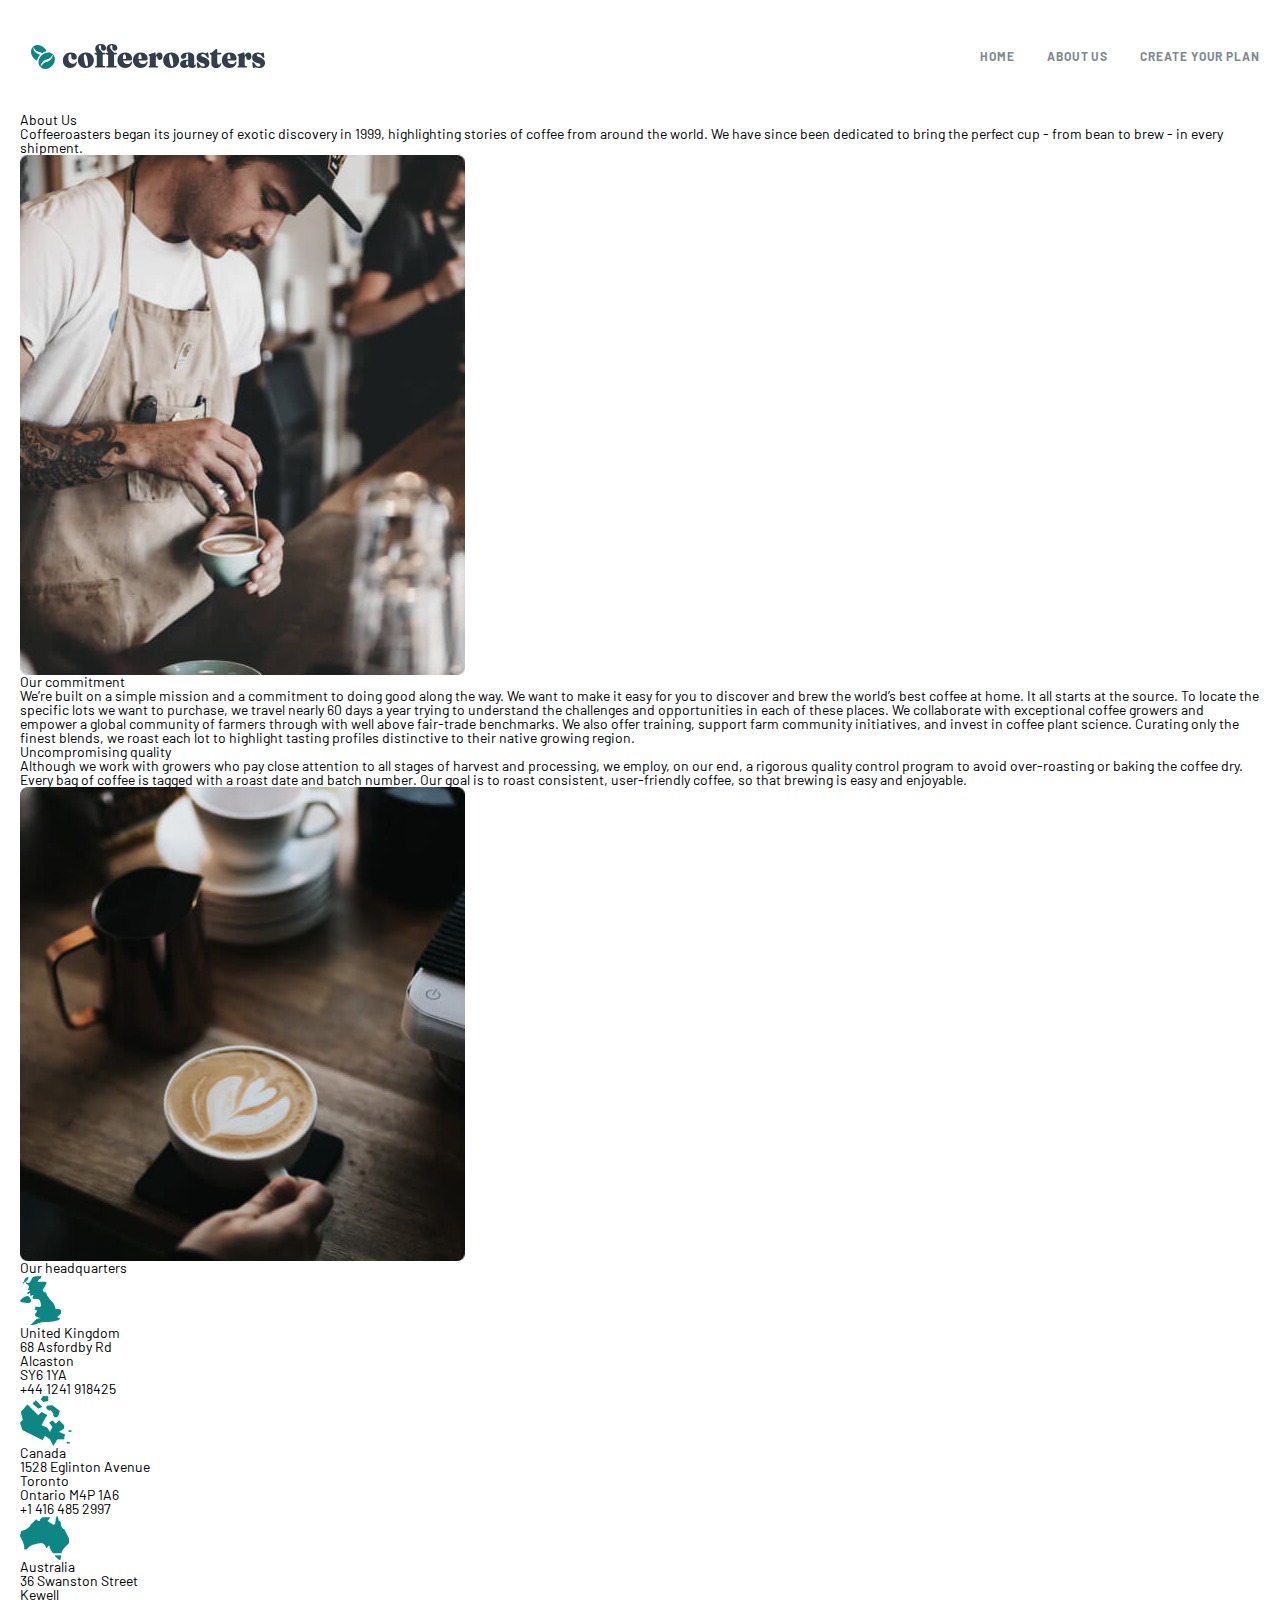
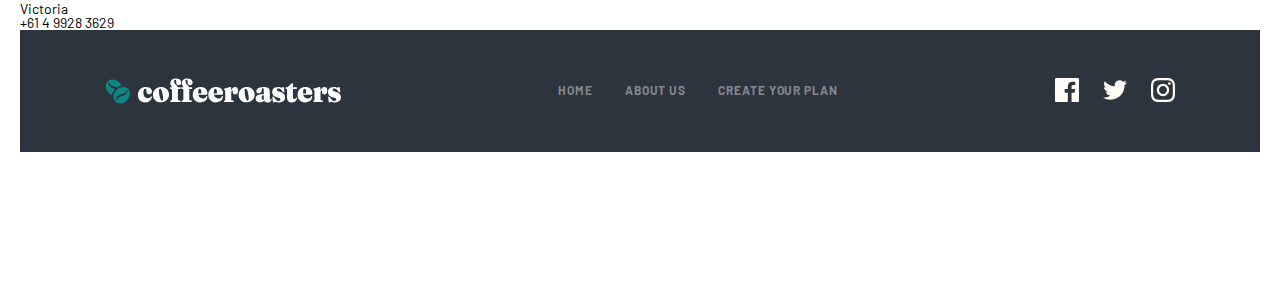
<file: about.html>
<!DOCTYPE html>
<html lang="en">
<head>
   <meta charset="UTF-8">
   <meta http-equiv="X-UA-Compatible" content="IE=edge">
   <meta name="viewport" content="width=device-width, initial-scale=1.0">
   <link rel="preconnect" href="https://fonts.googleapis.com">
   <link rel="preconnect" href="https://fonts.gstatic.com" crossorigin>
   <link
      href="https://fonts.googleapis.com/css2?family=Barlow:wght@400;700&family=Fraunces:opsz,wght@9..144,900&display=swap"
      rel="stylesheet">
   <link rel="stylesheet" href="css/about.css">
   <title>coffee roasters</title>
</head>
<body>
   <div class="wrapper">
      <!-- header start -->
      <header class="header">
         <div class="container">
            <nav class="header__nav">
               <div class="header__logo"><a href="index.html"><img src="./icons/logo.svg" alt="logo"></a></div>
               <button href="#" class="header__menu-icon"><span></span></button>
               <div class="header__menu">
                  <div class="header__item"><a href="index.html" class="header__link">HOME</a></div>
                  <div class="header__item"><a href="about.html" class="header__link">ABOUT US</a></div>
                  <div class="header__item"><a href="create.html" class="header__link">Create your plan</a></div>
               </div>
            </nav>
         </div>
      </header>
      <!-- header end -->
      <!-- hero -->
      <section class="hero">
         <div class="container">
            <div class="hero__wrapper">
               <h2 class="hero__title">About Us</h2>
               <p class="hero__descr">
                  Coffeeroasters began its journey of exotic discovery in 1999, highlighting stories of coffee from
                  around the world. We have since been dedicated to bring the perfect cup - from bean to brew - in every
                  shipment.
               </p>
            </div>
         </div>
      </section>
      <!-- hero -->
      <!-- our -->
      <section class="our">
         <div class="container">
            <div class="our__wrapper">
               <div class="our__img"><img srcset="img/about-img/our@2x.jpg 2x , img/about-img/our.jpg 1x "
                     alt="boy and coffee"></div>
               <div class="our__body">
                  <h2 class="our__title">Our commitment</h2>
                  <p class="our__descr">
                     We’re built on a simple mission and a commitment to doing good along the way. We want to make it
                     easy for you to discover and brew the world’s best coffee at home. It all starts at the source. To
                     locate the specific lots we want to purchase, we travel nearly 60 days a year trying to understand
                     the challenges and opportunities in each of these places. We collaborate with exceptional coffee
                     growers and empower a global community of farmers through with well above fair-trade benchmarks. We
                     also offer training, support farm community initiatives, and invest in coffee plant science.
                     Curating only the finest blends, we roast each lot to highlight tasting profiles distinctive to
                     their native growing region.</p>
               </div>
            </div>
         </div>
      </section>
      <!-- our -->
      <!-- quality -->
      <section class="quality">
         <div class="container">
            <div class="quality__wrapper">
               <div class="quality__body">
                  <h2 class="quality__title">Uncompromising quality</h2>
                  <p class="quality__descr">Although we work with growers who pay close attention to all stages of
                     harvest and processing, we employ, on our end, a rigorous quality control program to avoid
                     over-roasting or baking the coffee dry. Every bag of coffee is tagged with a roast date and batch
                     number. Our goal is to roast consistent, user-friendly coffee, so that brewing is easy and
                     enjoyable.</p>
               </div>
               <div class="quality__img"><img srcset="img/about-img/coffee@2x.jpg 2x, img/about-img/coffee.jpg 1x"
                     alt="coffee"></div>
            </div>
         </div>
      </section>
      <!-- quality -->
      <!-- states -->
      <section class="states">
         <div class="container">
            <div class="states__wrapper">
               <h3 class="states__title">Our headquarters</h3>
               <div class="states__row">
                  <div class="states__item">
                     <div class="states__icon"><img src="./icons/kingdom.png" alt="state"></div>
                     <h4 class="states__name">United Kingdom</h4>
                     <ul class="states__infos">
                        <li class="states__info">68 Asfordby Rd</li>
                        <li class="states__info">Alcaston</li>
                        <li class="states__info">SY6 1YA</li>
                        <li class="states__info">+44 1241 918425</li>
                     </ul>
                  </div>
                  <div class="states__item">
                     <div class="states__icon"><img src="./icons/canada.png" alt="state"></div>
                     <h4 class="states__name">Canada</h4>
                     <ul class="states__infos">
                        <li class="states__info">1528 Eglinton Avenue</li>
                        <li class="states__info">Toronto</li>
                        <li class="states__info">Ontario M4P 1A6</li>
                        <li class="states__info">+1 416 485 2997</li>
                     </ul>
                  </div>
                  <div class="states__item">
                     <div class="states__icon"><img src="./icons/australia.png" alt="state"></div>
                     <h4 class="states__name">Australia</h4>
                     <ul class="states__infos">
                        <li class="states__info">36 Swanston Street</li>
                        <li class="states__info">Kewell</li>
                        <li class="states__info">Victoria</li>
                        <li class="states__info">+61 4 9928 3629</li>
                     </ul>
                  </div>
               </div>
            </div>
         </div>
      </section>
      <!-- states -->
      <!-- footer -->
      <footer class="footer">
         <div class="container">
            <div class="footer__wrapper">
               <div class="footer__logo">
                  <a href="index.html">
                     <img src="./icons/footer-logo.svg" alt="logo">
                  </a>
               </div>
               <ul class="footer__nav">
                  <li class="footer__item"><a href="index.html" class="footer__link">HOME</a></li>
                  <li class="footer__item"><a href="about.html" class="footer__link">ABOUT US</a></li>
                  <li class="footer__item"><a href="create.html" class="footer__link">Create your plan</a></li>
               </ul>
               <ul class="footer__social">
                  <li class="footer__icon"><a href="#" class="footer__icon-link">
                        <svg class="footer__icon-svg" fill="currentColor" width="24" height="24" viewBox="0 0 24 24"
                           xmlns="http://www.w3.org/2000/svg">
                           <path
                              d="M22.675 0H1.325C0.593 0 0 0.593 0 1.325V22.676C0 23.407 0.593 24 1.325 24H12.82V14.706H9.692V11.084H12.82V8.413C12.82 5.313 14.713 3.625 17.479 3.625C18.804 3.625 19.942 3.724 20.274 3.768V7.008L18.356 7.009C16.852 7.009 16.561 7.724 16.561 8.772V11.085H20.148L19.681 14.707H16.561V24H22.677C23.407 24 24 23.407 24 22.675V1.325C24 0.593 23.407 0 22.675 0Z" />
                        </svg>
                     </a></li>
                  <li class="footer__icon"><a href="#" class="footer__icon-link">
                        <svg class="footer__icon-svg" fill="currentColor" width="24" height="20" viewBox="0 0 24 20"
                           xmlns="http://www.w3.org/2000/svg">
                           <path
                              d="M24 2.55705C23.117 2.94905 22.168 3.21305 21.172 3.33205C22.189 2.72305 22.97 1.75805 23.337 0.608047C22.386 1.17205 21.332 1.58205 20.21 1.80305C19.313 0.846047 18.032 0.248047 16.616 0.248047C13.437 0.248047 11.101 3.21405 11.819 6.29305C7.728 6.08805 4.1 4.12805 1.671 1.14905C0.381 3.36205 1.002 6.25705 3.194 7.72305C2.388 7.69705 1.628 7.47605 0.965 7.10705C0.911 9.38805 2.546 11.522 4.914 11.997C4.221 12.185 3.462 12.229 2.69 12.081C3.316 14.037 5.134 15.46 7.29 15.5C5.22 17.123 2.612 17.848 0 17.54C2.179 18.937 4.768 19.752 7.548 19.752C16.69 19.752 21.855 12.031 21.543 5.10605C22.505 4.41105 23.34 3.54405 24 2.55705Z" />
                        </svg>
                     </a></li>
                  <li class="footer__icon"><a href="#" class="footer__icon-link">
                        <svg class="footer__icon-svg" fill="currentColor" width="24" height="24" viewBox="0 0 24 24"
                           xmlns="http://www.w3.org/2000/svg">
                           <path fill-rule="evenodd" clip-rule="evenodd"
                              d="M12 0C8.741 0 8.333 0.014 7.053 0.072C2.695 0.272 0.273 2.69 0.073 7.052C0.014 8.333 0 8.741 0 12C0 15.259 0.014 15.668 0.072 16.948C0.272 21.306 2.69 23.728 7.052 23.928C8.333 23.986 8.741 24 12 24C15.259 24 15.668 23.986 16.948 23.928C21.302 23.728 23.73 21.31 23.927 16.948C23.986 15.668 24 15.259 24 12C24 8.741 23.986 8.333 23.928 7.053C23.732 2.699 21.311 0.273 16.949 0.073C15.668 0.014 15.259 0 12 0ZM12 2.163C15.204 2.163 15.584 2.175 16.85 2.233C20.102 2.381 21.621 3.924 21.769 7.152C21.827 8.417 21.838 8.797 21.838 12.001C21.838 15.206 21.826 15.585 21.769 16.85C21.62 20.075 20.105 21.621 16.85 21.769C15.584 21.827 15.206 21.839 12 21.839C8.796 21.839 8.416 21.827 7.151 21.769C3.891 21.62 2.38 20.07 2.232 16.849C2.174 15.584 2.162 15.205 2.162 12C2.162 8.796 2.175 8.417 2.232 7.151C2.381 3.924 3.896 2.38 7.151 2.232C8.417 2.175 8.796 2.163 12 2.163ZM5.838 12C5.838 8.597 8.597 5.838 12 5.838C15.403 5.838 18.162 8.597 18.162 12C18.162 15.404 15.403 18.163 12 18.163C8.597 18.163 5.838 15.403 5.838 12ZM12 16C9.791 16 8 14.21 8 12C8 9.791 9.791 8 12 8C14.209 8 16 9.791 16 12C16 14.21 14.209 16 12 16ZM16.965 5.595C16.965 4.8 17.61 4.155 18.406 4.155C19.201 4.155 19.845 4.8 19.845 5.595C19.845 6.39 19.201 7.035 18.406 7.035C17.61 7.035 16.965 6.39 16.965 5.595Z" />
                        </svg>
                     </a></li>
               </ul>
            </div>
         </div>
      </footer>
      <!-- footer -->
   </div>
   <script src="js/script.js"></script>
</body>
</html>
</file>
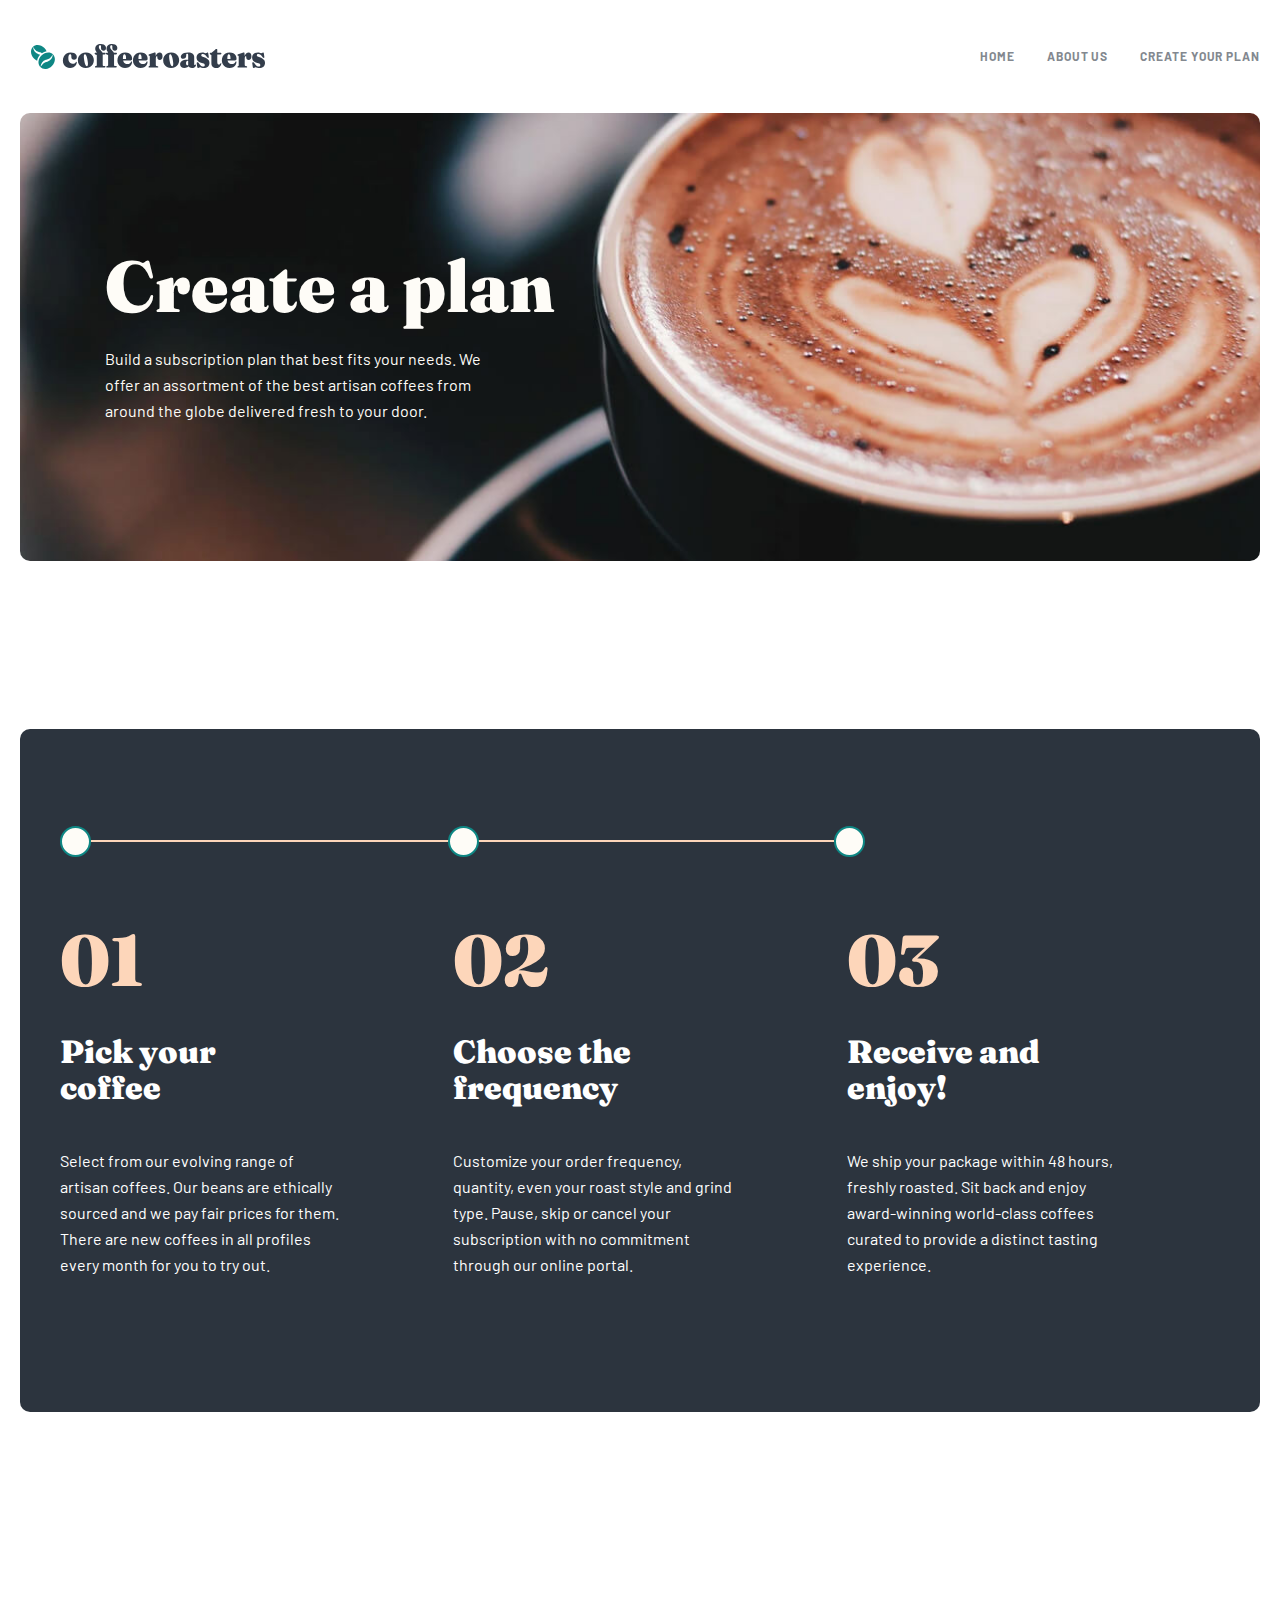
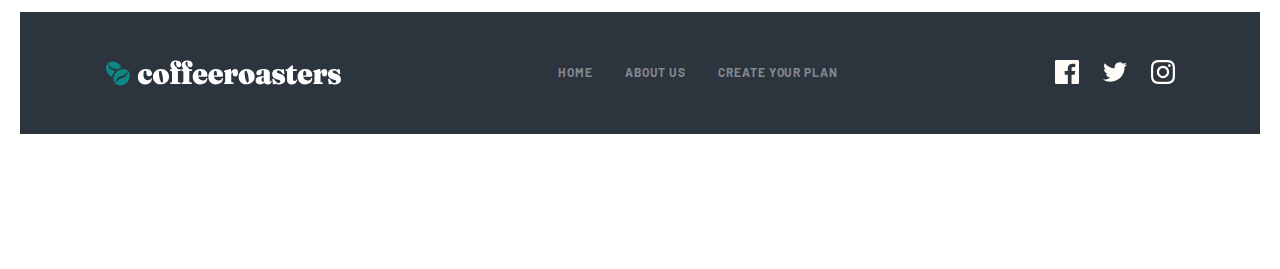
<file: create.html>
<!DOCTYPE html>
<html lang="en">
<head>
   <meta charset="UTF-8">
   <meta http-equiv="X-UA-Compatible" content="IE=edge">
   <meta name="viewport" content="width=device-width, initial-scale=1.0">
   <link rel="preconnect" href="https://fonts.googleapis.com">
   <link rel="preconnect" href="https://fonts.gstatic.com" crossorigin>
   <link
      href="https://fonts.googleapis.com/css2?family=Barlow:wght@400;700&family=Fraunces:opsz,wght@9..144,900&display=swap"
      rel="stylesheet">
   <link rel="stylesheet" href="css/create.css">
   <title>coffee roasters</title>
</head>
<body>
   <div class="wrapper">
      <!-- header start -->
      <header class="header">
         <div class="container">
            <nav class="header__nav">
               <div class="header__logo"><a href="index.html"><img src="./icons/logo.svg" alt="logo"></a></div>
               <button href="#" class="header__menu-icon"><span></span></button>
               <div class="header__menu">
                  <div class="header__item"><a href="index.html" class="header__link">HOME</a></div>
                  <div class="header__item"><a href="about.html" class="header__link">ABOUT US</a></div>
                  <div class="header__item"><a href="create.html" class="header__link">Create your plan</a></div>
               </div>
            </nav>
         </div>
      </header>
      <!-- header end -->
      <!-- hero -->
      <section class="hero">
         <div class="container">
            <div class="hero__wrapper">
               <h2 class="hero__title">Create a plan</h2>
               <p class="hero__descr">Build a subscription plan that best fits your needs. We offer an assortment of the
                  best artisan coffees from around the globe delivered fresh to your door.
               </p>
            </div>
         </div>
      </section>
      <!-- hero -->
      <!-- how -->
      <section class="how">
         <div class="container">
            <div class="how__wrapper">
               <div class="how__body">
                  <div class="how__decoration">
                     <div class="how__line"></div>
                     <div class="how__line"></div>
                  </div>
                  <div class="how__cards">
                     <div class="how__card">
                        <div class="how__numb">01</div>
                        <div class="how__name">Pick your <br> coffee</div>
                        <div class="how__descr">Select from our evolving range of artisan coffees. Our beans are
                           ethically
                           sourced and we pay fair prices for them. There are new coffees in all profiles every month
                           for
                           you to try out.</div>
                     </div>
                     <div class="how__card">
                        <div class="how__numb">02</div>
                        <div class="how__name">Choose the frequency</div>
                        <div class="how__descr">Customize your order frequency, quantity, even your roast style and
                           grind
                           type. Pause, skip or cancel your subscription with no commitment through our online portal.
                        </div>
                     </div>
                     <div class="how__card">
                        <div class="how__numb">03</div>
                        <div class="how__name">Receive and enjoy!</div>
                        <div class="how__descr">We ship your package within 48 hours, freshly roasted. Sit back and
                           enjoy
                           award-winning world-class coffees curated to provide a distinct tasting experience.</div>
                     </div>
                  </div>
               </div>
            </div>
         </div>
      </section>
      <!-- how -->
      <!-- footer -->
      <footer class="footer">
         <div class="container">
            <div class="footer__wrapper">
               <div class="footer__logo">
                  <a href="index.html">
                     <img src="./icons/footer-logo.svg" alt="logo">
                  </a>
               </div>
               <ul class="footer__nav">
                  <li class="footer__item"><a href="index.html" class="footer__link">HOME</a></li>
                  <li class="footer__item"><a href="about.html" class="footer__link">ABOUT US</a></li>
                  <li class="footer__item"><a href="create.html" class="footer__link">Create your plan</a></li>
               </ul>
               <ul class="footer__social">
                  <li class="footer__icon"><a href="#" class="footer__icon-link">
                        <svg class="footer__icon-svg" fill="currentColor" width="24" height="24" viewBox="0 0 24 24"
                           xmlns="http://www.w3.org/2000/svg">
                           <path
                              d="M22.675 0H1.325C0.593 0 0 0.593 0 1.325V22.676C0 23.407 0.593 24 1.325 24H12.82V14.706H9.692V11.084H12.82V8.413C12.82 5.313 14.713 3.625 17.479 3.625C18.804 3.625 19.942 3.724 20.274 3.768V7.008L18.356 7.009C16.852 7.009 16.561 7.724 16.561 8.772V11.085H20.148L19.681 14.707H16.561V24H22.677C23.407 24 24 23.407 24 22.675V1.325C24 0.593 23.407 0 22.675 0Z" />
                        </svg>
                     </a></li>
                  <li class="footer__icon"><a href="#" class="footer__icon-link">
                        <svg class="footer__icon-svg" fill="currentColor" width="24" height="20" viewBox="0 0 24 20"
                           xmlns="http://www.w3.org/2000/svg">
                           <path
                              d="M24 2.55705C23.117 2.94905 22.168 3.21305 21.172 3.33205C22.189 2.72305 22.97 1.75805 23.337 0.608047C22.386 1.17205 21.332 1.58205 20.21 1.80305C19.313 0.846047 18.032 0.248047 16.616 0.248047C13.437 0.248047 11.101 3.21405 11.819 6.29305C7.728 6.08805 4.1 4.12805 1.671 1.14905C0.381 3.36205 1.002 6.25705 3.194 7.72305C2.388 7.69705 1.628 7.47605 0.965 7.10705C0.911 9.38805 2.546 11.522 4.914 11.997C4.221 12.185 3.462 12.229 2.69 12.081C3.316 14.037 5.134 15.46 7.29 15.5C5.22 17.123 2.612 17.848 0 17.54C2.179 18.937 4.768 19.752 7.548 19.752C16.69 19.752 21.855 12.031 21.543 5.10605C22.505 4.41105 23.34 3.54405 24 2.55705Z" />
                        </svg>
                     </a></li>
                  <li class="footer__icon"><a href="#" class="footer__icon-link">
                        <svg class="footer__icon-svg" fill="currentColor" width="24" height="24" viewBox="0 0 24 24"
                           xmlns="http://www.w3.org/2000/svg">
                           <path fill-rule="evenodd" clip-rule="evenodd"
                              d="M12 0C8.741 0 8.333 0.014 7.053 0.072C2.695 0.272 0.273 2.69 0.073 7.052C0.014 8.333 0 8.741 0 12C0 15.259 0.014 15.668 0.072 16.948C0.272 21.306 2.69 23.728 7.052 23.928C8.333 23.986 8.741 24 12 24C15.259 24 15.668 23.986 16.948 23.928C21.302 23.728 23.73 21.31 23.927 16.948C23.986 15.668 24 15.259 24 12C24 8.741 23.986 8.333 23.928 7.053C23.732 2.699 21.311 0.273 16.949 0.073C15.668 0.014 15.259 0 12 0ZM12 2.163C15.204 2.163 15.584 2.175 16.85 2.233C20.102 2.381 21.621 3.924 21.769 7.152C21.827 8.417 21.838 8.797 21.838 12.001C21.838 15.206 21.826 15.585 21.769 16.85C21.62 20.075 20.105 21.621 16.85 21.769C15.584 21.827 15.206 21.839 12 21.839C8.796 21.839 8.416 21.827 7.151 21.769C3.891 21.62 2.38 20.07 2.232 16.849C2.174 15.584 2.162 15.205 2.162 12C2.162 8.796 2.175 8.417 2.232 7.151C2.381 3.924 3.896 2.38 7.151 2.232C8.417 2.175 8.796 2.163 12 2.163ZM5.838 12C5.838 8.597 8.597 5.838 12 5.838C15.403 5.838 18.162 8.597 18.162 12C18.162 15.404 15.403 18.163 12 18.163C8.597 18.163 5.838 15.403 5.838 12ZM12 16C9.791 16 8 14.21 8 12C8 9.791 9.791 8 12 8C14.209 8 16 9.791 16 12C16 14.21 14.209 16 12 16ZM16.965 5.595C16.965 4.8 17.61 4.155 18.406 4.155C19.201 4.155 19.845 4.8 19.845 5.595C19.845 6.39 19.201 7.035 18.406 7.035C17.61 7.035 16.965 6.39 16.965 5.595Z" />
                        </svg>
                     </a></li>
               </ul>
            </div>
         </div>
      </footer>
      <!-- footer -->
   </div>
   <script src="js/script.js"></script>
</body>
</html>
</file>
<file: css/about.css>
@charset "UTF-8";
/*Обнуление*/
* {
  padding: 0;
  margin: 0;
  border: 0;
}

*, *:before, *:after {
  box-sizing: border-box;
}

:focus, :active {
  outline: none;
}

a:focus, a:active {
  outline: none;
}

nav, footer, header, aside {
  display: block;
}

html, body {
  height: 100%;
  width: 100%;
  font-size: 100%;
  line-height: 1;
  font-size: 14px;
  -ms-text-size-adjust: 100%;
  -moz-text-size-adjust: 100%;
  -webkit-text-size-adjust: 100%;
}

input, button, textarea {
  font-family: inherit;
}

input::-ms-clear {
  display: none;
}

button {
  cursor: pointer;
}

button::-moz-focus-inner {
  padding: 0;
  border: 0;
}

a, a:visited {
  text-decoration: none;
}

a:hover {
  text-decoration: none;
}

ul li {
  list-style: none;
}

img {
  vertical-align: top;
}

h1, h2, h3, h4, h5, h6 {
  font-size: inherit;
  font-weight: 400;
}

/*--------------------*/
body {
  font-family: "Barlow", sans-serif;
}

.wrapper {
  padding-bottom: 135px;
}

.container {
  max-width: 1320px;
  padding: 0 20px;
  margin: 0 auto;
}

@media only screen and (max-width: 768px) {
  .wrapper {
    padding-bottom: 72px;
  }
  .container {
    padding: 0 40px;
  }
}
@media only screen and (max-width: 520px) {
  .container {
    padding: 0 24px;
  }
}
@media only screen and (max-width: 390px) {
  .container {
    padding: 0 24px;
  }
}
.header__nav {
  display: flex;
  align-items: center;
  justify-content: space-between;
}

.header__logo img {
  max-width: 236px;
}

.header__logo a {
  padding: 43px 10px;
  display: inline-block;
}

.header__menu-icon {
  display: none;
}

.header__menu {
  display: flex;
  align-items: center;
  justify-content: center;
}

.header__item + .header__item {
  margin-left: 32px;
}

.header__link {
  font-family: "Barlow";
  font-weight: 700;
  font-size: 12px;
  line-height: 15px;
  letter-spacing: 0.923077px;
  text-transform: uppercase;
  padding: 10px;
  margin: -10px;
  color: #83888F;
  transition: all 0.2s ease-in-out;
  display: block;
}
.header__link:hover {
  transform: scale(1.1);
  opacity: 0.9;
}
.header__link:active {
  opacity: 0.6;
}

@media only screen and (max-width: 768px) {
  .header__logo a {
    padding: 40px 0px 53px 0px;
  }
}
@media only screen and (max-width: 620px) {
  .header__nav {
    flex-direction: column;
  }
  .header__logo a {
    padding: 40px 0;
    padding-bottom: 30px;
  }
  .header__menu {
    margin-bottom: 30px;
  }
}
@media only screen and (max-width: 520px) {
  .header__nav {
    position: relative;
    flex-direction: row;
  }
  .header__menu-icon {
    display: block;
    position: relative;
    width: 16px;
    height: 15px;
    background: none;
    padding: 0;
    margin: 0;
  }
  .header__menu-icon::after, .header__menu-icon::before,
.header__menu-icon span {
    content: "";
    width: 100%;
    height: 15%;
    background: #333D4B;
    display: block;
    position: absolute;
    left: 0;
    border-radius: 1.5px;
    transition: all 0.5s ease-in-out;
  }
  .header__menu-icon::before {
    top: 0;
  }
  .header__menu-icon span {
    top: 50%;
    transform: translateY(-50%);
  }
  .header__menu-icon::after {
    bottom: 0;
  }
  .header__menu-icon._active::before {
    top: 50%;
    transform: translate(0, -50%) rotate(45deg);
  }
  .header__menu-icon._active span {
    opacity: 0;
    transform: translate(-100%, 0);
  }
  .header__menu-icon._active::after {
    bottom: 50%;
    transform: translate(0, 50%) rotate(-45deg);
  }
  .header__menu {
    padding-top: 40px;
    position: absolute;
    top: 100%;
    left: 0;
    width: 100%;
    height: calc(100vh - 39px);
    flex-direction: column;
    opacity: 0;
    visibility: hidden;
    text-align: center;
    background: linear-gradient(0deg, rgba(254, 252, 247, 0.504981) 0%, #FEFCF7 55.94%);
    justify-content: start;
    transform: translate(0, 100);
    transition: transform 0.7s ease-in-out, all 0.5s ease-in-out;
  }
  .header__menu._open {
    opacity: 1;
    visibility: visible;
    transform: translate(0, 0);
  }
  .header__item + .header__item {
    margin-left: 0;
    margin-top: 32px;
  }
  .header__link {
    opacity: 1;
    font-family: "Fraunces";
    font-style: normal;
    font-weight: 900;
    font-size: 24px;
    line-height: 32px;
    /* identical to box height, or 133% */
    text-align: center;
    color: #333D4B;
  }
  .header__link:hover {
    transform: scale(1);
  }
  .header__logo a {
    padding: 32px 0px 40px 0px;
  }
  .header__logo img {
    max-width: 163px;
  }
}
.footer__wrapper {
  background: #2C343E;
  display: flex;
  align-items: center;
  justify-content: space-between;
  padding: 48px 85px;
}

.footer__nav {
  display: flex;
  align-items: center;
  justify-content: center;
  gap: 32px;
}

.footer__link {
  font-family: "Barlow";
  font-style: normal;
  font-weight: 700;
  font-size: 12px;
  line-height: 15px;
  /* identical to box height, or 125% */
  letter-spacing: 0.923077px;
  text-transform: uppercase;
  transition: all 0.2s ease-in-out;
  color: #83888F;
}
.footer__link:hover {
  color: #FEFCF7;
}

.footer__social {
  display: flex;
  align-items: center;
  justify-content: center;
  gap: 24px;
}

.footer__icon-svg {
  fill: #FEFCF7;
  transition: all 0.2s ease-in-out;
}
.footer__icon-svg:hover {
  fill: #FDD6BA;
}

@media only screen and (max-width: 940px) {
  .footer__wrapper {
    gap: 48px;
    flex-direction: column;
    padding: 52px;
  }
  .footer__link {
    display: block;
  }
}
@media only screen and (max-width: 940px) {
  .footer__logo img {
    max-width: 100%;
  }
  .footer__nav {
    gap: 24px;
    flex-direction: column;
  }
}
.btn {
  font-family: "Fraunces";
  max-width: 217px;
  padding: 15px 30px;
  background: #0E8784;
  border-radius: 6px;
  font-weight: 900;
  font-size: 18px;
  line-height: 25px;
  /* identical to box height, or 139% */
  transition: all 0.18s ease-in-out;
  text-align: center;
  display: inline-block;
  color: #FEFCF7;
}
.btn:hover {
  background: #66D2CF;
}
.btn:active {
  background: #E2DEDB;
}
</file>
<file: css/create.css>
@charset "UTF-8";
/*Обнуление*/
* {
  padding: 0;
  margin: 0;
  border: 0;
}

*, *:before, *:after {
  box-sizing: border-box;
}

:focus, :active {
  outline: none;
}

a:focus, a:active {
  outline: none;
}

nav, footer, header, aside {
  display: block;
}

html, body {
  height: 100%;
  width: 100%;
  font-size: 100%;
  line-height: 1;
  font-size: 14px;
  -ms-text-size-adjust: 100%;
  -moz-text-size-adjust: 100%;
  -webkit-text-size-adjust: 100%;
}

input, button, textarea {
  font-family: inherit;
}

input::-ms-clear {
  display: none;
}

button {
  cursor: pointer;
}

button::-moz-focus-inner {
  padding: 0;
  border: 0;
}

a, a:visited {
  text-decoration: none;
}

a:hover {
  text-decoration: none;
}

ul li {
  list-style: none;
}

img {
  vertical-align: top;
}

h1, h2, h3, h4, h5, h6 {
  font-size: inherit;
  font-weight: 400;
}

/*--------------------*/
body {
  font-family: "Barlow", sans-serif;
}

.wrapper {
  padding-bottom: 135px;
}

.container {
  max-width: 1320px;
  padding: 0 20px;
  margin: 0 auto;
}

@media only screen and (max-width: 768px) {
  .wrapper {
    padding-bottom: 72px;
  }
  .container {
    padding: 0 40px;
  }
}
@media only screen and (max-width: 520px) {
  .container {
    padding: 0 24px;
  }
}
@media only screen and (max-width: 390px) {
  .container {
    padding: 0 24px;
  }
}
.header__nav {
  display: flex;
  align-items: center;
  justify-content: space-between;
}

.header__logo img {
  max-width: 236px;
}

.header__logo a {
  padding: 43px 10px;
  display: inline-block;
}

.header__menu-icon {
  display: none;
}

.header__menu {
  display: flex;
  align-items: center;
  justify-content: center;
}

.header__item + .header__item {
  margin-left: 32px;
}

.header__link {
  font-family: "Barlow";
  font-weight: 700;
  font-size: 12px;
  line-height: 15px;
  letter-spacing: 0.923077px;
  text-transform: uppercase;
  padding: 10px;
  margin: -10px;
  color: #83888F;
  transition: all 0.2s ease-in-out;
  display: block;
}
.header__link:hover {
  transform: scale(1.1);
  opacity: 0.9;
}
.header__link:active {
  opacity: 0.6;
}

@media only screen and (max-width: 768px) {
  .header__logo a {
    padding: 40px 0px 53px 0px;
  }
}
@media only screen and (max-width: 620px) {
  .header__nav {
    flex-direction: column;
  }
  .header__logo a {
    padding: 40px 0;
    padding-bottom: 30px;
  }
  .header__menu {
    margin-bottom: 30px;
  }
}
@media only screen and (max-width: 520px) {
  .header__nav {
    position: relative;
    flex-direction: row;
  }
  .header__menu-icon {
    display: block;
    position: relative;
    width: 16px;
    height: 15px;
    background: none;
    padding: 0;
    margin: 0;
  }
  .header__menu-icon::after, .header__menu-icon::before,
.header__menu-icon span {
    content: "";
    width: 100%;
    height: 15%;
    background: #333D4B;
    display: block;
    position: absolute;
    left: 0;
    border-radius: 1.5px;
    transition: all 0.5s ease-in-out;
  }
  .header__menu-icon::before {
    top: 0;
  }
  .header__menu-icon span {
    top: 50%;
    transform: translateY(-50%);
  }
  .header__menu-icon::after {
    bottom: 0;
  }
  .header__menu-icon._active::before {
    top: 50%;
    transform: translate(0, -50%) rotate(45deg);
  }
  .header__menu-icon._active span {
    opacity: 0;
    transform: translate(-100%, 0);
  }
  .header__menu-icon._active::after {
    bottom: 50%;
    transform: translate(0, 50%) rotate(-45deg);
  }
  .header__menu {
    padding-top: 40px;
    position: absolute;
    top: 100%;
    left: 0;
    width: 100%;
    height: calc(100vh - 39px);
    flex-direction: column;
    opacity: 0;
    visibility: hidden;
    text-align: center;
    background: linear-gradient(0deg, rgba(254, 252, 247, 0.504981) 0%, #FEFCF7 55.94%);
    justify-content: start;
    transform: translate(0, 100);
    transition: transform 0.7s ease-in-out, all 0.5s ease-in-out;
  }
  .header__menu._open {
    opacity: 1;
    visibility: visible;
    transform: translate(0, 0);
  }
  .header__item + .header__item {
    margin-left: 0;
    margin-top: 32px;
  }
  .header__link {
    opacity: 1;
    font-family: "Fraunces";
    font-style: normal;
    font-weight: 900;
    font-size: 24px;
    line-height: 32px;
    /* identical to box height, or 133% */
    text-align: center;
    color: #333D4B;
  }
  .header__link:hover {
    transform: scale(1);
  }
  .header__logo a {
    padding: 32px 0px 40px 0px;
  }
  .header__logo img {
    max-width: 163px;
  }
}
.footer__wrapper {
  background: #2C343E;
  display: flex;
  align-items: center;
  justify-content: space-between;
  padding: 48px 85px;
}

.footer__nav {
  display: flex;
  align-items: center;
  justify-content: center;
  gap: 32px;
}

.footer__link {
  font-family: "Barlow";
  font-style: normal;
  font-weight: 700;
  font-size: 12px;
  line-height: 15px;
  /* identical to box height, or 125% */
  letter-spacing: 0.923077px;
  text-transform: uppercase;
  transition: all 0.2s ease-in-out;
  color: #83888F;
}
.footer__link:hover {
  color: #FEFCF7;
}

.footer__social {
  display: flex;
  align-items: center;
  justify-content: center;
  gap: 24px;
}

.footer__icon-svg {
  fill: #FEFCF7;
  transition: all 0.2s ease-in-out;
}
.footer__icon-svg:hover {
  fill: #FDD6BA;
}

@media only screen and (max-width: 940px) {
  .footer__wrapper {
    gap: 48px;
    flex-direction: column;
    padding: 52px;
  }
  .footer__link {
    display: block;
  }
}
@media only screen and (max-width: 940px) {
  .footer__logo img {
    max-width: 100%;
  }
  .footer__nav {
    gap: 24px;
    flex-direction: column;
  }
}
.btn {
  font-family: "Fraunces";
  max-width: 217px;
  padding: 15px 30px;
  background: #0E8784;
  border-radius: 6px;
  font-weight: 900;
  font-size: 18px;
  line-height: 25px;
  /* identical to box height, or 139% */
  transition: all 0.18s ease-in-out;
  text-align: center;
  display: inline-block;
  color: #FEFCF7;
}
.btn:hover {
  background: #66D2CF;
}
.btn:active {
  background: #E2DEDB;
}

.hero {
  margin-bottom: 168px;
}

.hero__wrapper {
  padding: 137px 85px;
  border-radius: 10px;
  background: url(../../../img/create-img/hero.jpg) center/cover no-repeat;
}

.hero__title {
  font-family: "Fraunces";
  font-style: normal;
  font-weight: 900;
  font-size: 72px;
  line-height: 72px;
  /* identical to box height, or 120% */
  margin-bottom: 24px;
  color: #FEFCF7;
}

.hero__descr {
  font-family: "Barlow";
  font-style: normal;
  font-weight: 400;
  font-size: 16px;
  line-height: 26px;
  /* or 162% */
  color: #FEFCF7;
  max-width: 400px;
}

@media only screen and (max-width: 768px) {
  .hero {
    margin-bottom: 144px;
  }
  .hero__wrapper {
    padding: 118px 58px;
    background: url(../../../img/create-img/hero-mini.jpg) center right/cover no-repeat;
  }
  .hero__title {
    font-size: 48px;
    line-height: 48px;
  }
  .hero__descr {
    font-size: 15px;
    line-height: 25px;
  }
}
@media only screen and (max-width: 440px) {
  .hero {
    margin-bottom: 120px;
  }
  .hero__wrapper {
    text-align: center;
    padding: 111px 24px 87px;
  }
  .hero__title {
    font-size: 34px;
    line-height: 40px;
  }
}
.how {
  margin-bottom: 200px;
}

.how__wrapper {
  background: #2C343E;
  border-radius: 10px;
  padding: 97px 40px 70px;
}

.how__title {
  font-family: "Fraunces";
  font-weight: 900;
  font-size: 24px;
  line-height: 32px;
  color: #83888F;
  margin-bottom: 40px;
}

.how__decoration {
  width: 100%;
  display: flex;
  align-items: center;
  margin-bottom: 67px;
}

.how__line {
  display: flex;
  align-items: center;
  height: 2px;
  width: 33.33%;
  background: #FDD6BA;
  position: relative;
}

.how__line:first-child {
  width: calc(33.33% - 30px) !important;
}

.how__line::before {
  position: absolute;
  z-index: 2;
  left: 100%;
}

.how__line::before,
.how__decoration::before {
  content: "";
  background: #FEFCF7;
  border: 2px solid #0E8784;
  height: 31px;
  width: 31px;
  display: inline-block;
  border-radius: 50%;
}

.how__cards {
  display: flex;
  align-items: stretch;
  justify-content: flex-start;
  margin-bottom: 64px;
  gap: 20px;
}

.how__card {
  width: 33%;
  text-align: left;
}

.how__numb {
  font-family: "Fraunces";
  font-weight: 900;
  font-size: 72px;
  line-height: 72px;
  color: #FDD6BA;
  margin-bottom: 38px;
}

.how__name {
  font-family: "Fraunces";
  font-weight: 900;
  font-size: 32px;
  line-height: 36px;
  /* or 112% */
  color: #FFFFFF;
  margin-bottom: 42px;
  max-width: 285px;
}

.how__descr {
  max-width: 285px;
  font-family: "Barlow";
  font-weight: 400;
  font-size: 16px;
  line-height: 26px;
  /* or 162% */
  color: #FFFFFF;
}

@media only screen and (max-width: 850px) {
  .how__decoration {
    display: none;
  }
  .how__cards {
    flex-direction: column;
  }
  .how__title {
    text-align: center;
  }
  .how__card {
    text-align: center;
    width: 100%;
    padding: 0px 40px;
    margin-top: 80px;
  }
  .how__card + .how__card {
    margin-top: 56px;
  }
  .how__name {
    max-width: 100%;
  }
  .how__descr {
    max-width: 100%;
  }
  .how__btn {
    margin: 0 auto;
    display: block;
  }
}
@media only screen and (max-width: 750px) {
  .how__card {
    padding: 0 20px;
  }
  .how__wrapper {
    padding: 20px 0;
  }
}
@media only screen and (max-width: 375px) {
  .how__name {
    font-size: 28px;
    line-height: 32px;
  }
}
</file>
